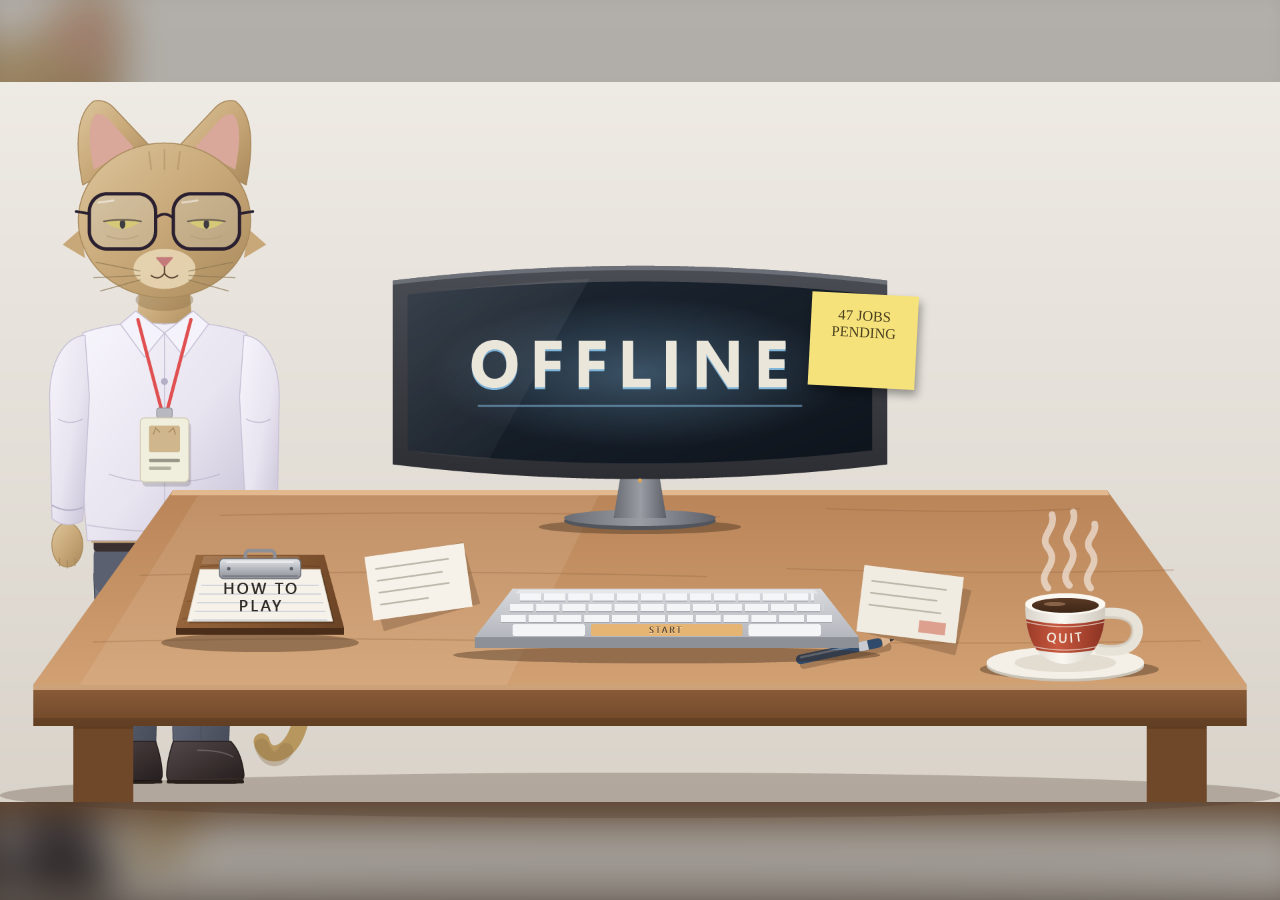
<file: index.html>
<!doctype html>
<html lang="en">
<head>
<meta charset="utf-8">
<meta name="viewport" content="width=device-width, initial-scale=1, maximum-scale=1">
<title>OFFLINE</title>
<link rel="icon" type="image/png" href="game/img/icon.png">
<link rel="stylesheet" href="assets/printer/css/styles.css">
<link rel="stylesheet" href="assets/office/css/debug.css">
<link rel="stylesheet" href="assets/office/css/credits.css">
<link rel="stylesheet" href="game/css/game.css">
<link rel="stylesheet" href="game/css/ui.css">
</head>
<body>
<div id="plugmsg"></div>

<!-- DANN's debug controller. Hidden in the shipped game (add ?debug to the URL to show it). The printer scripts look these ids up. -->
<div id="debug">
  <button id="debug-tab" aria-controls="debug-panel" aria-expanded="false" aria-label="Open debug controller">&lsaquo;</button>
  <aside id="debug-panel">
    <h2>Debug controller</h2>
    <p id="info">The office</p>
    <h3>Camera</h3>
    <div class="grid">
      <button data-view="office" class="on">Office</button>
      <button data-view="front">Printer front</button>
      <button data-view="three">Printer 3/4</button>
      <button data-view="display">Display</button>
      <button data-view="ink">Ink display</button>
      <button data-view="vent">Ventilation</button>
    </div>
    <h3>Game states</h3>
    <div class="list">
      <button data-view="s1">1 Paper jam</button>
      <button data-view="s2">2 Ink low</button>
      <button data-view="s3">3 Offline</button>
      <button data-view="s4">4 Overheating</button>
      <button data-view="s5">5 Plug</button>
    </div>
    <h3>Paper tray</h3>
    <label class="field">Paper count (0-20)
      <input id="paper-count" type="number" min="0" max="20" step="1" value="20">
    </label>
    <h3>Ink levels (%)</h3>
    <div class="grid">
      <label class="field">BK <input class="ink-level" type="number" min="0" max="100" step="1" value="85"></label>
      <label class="field">Y <input class="ink-level" type="number" min="0" max="100" step="1" value="70"></label>
      <label class="field">M <input class="ink-level" type="number" min="0" max="100" step="1" value="55"></label>
      <label class="field">C <input class="ink-level" type="number" min="0" max="100" step="1" value="90"></label>
    </div>
    <h3>Sound effects</h3>
    <div class="list">
      <button data-sound="warning">Warning</button>
      <button id="sound-ink">Ink warning: off</button>
      <button data-sound="complete">Completed</button>
      <button data-sound="trayOpen">Paper tray opening</button>
      <button data-sound="trayClose">Paper tray closing</button>
      <button data-sound="unplug">Plug pulled out</button>
      <button data-sound="plugIn">Plug put back in</button>
      <button data-sound="plugDrop">Plug dropped</button>
      <button id="sound-print">Print: off</button>
      <button id="sound-jam">Paper jam: off</button>
      <button id="sound-overheat">Overheat: off</button>
      <button id="sound-offline">Offline: off</button>
      <label class="field">Volume <input id="sound-volume" type="range" min="0" max="1" step="0.05" value="0.6"></label>
    </div>
    <h3>Toggles</h3>
    <div class="list">
      <button id="spin">Auto-rotate: off</button>
      <button id="cass">Cassettes: 2</button>
    </div>
    <p class="hint">Drag to rotate, scroll to zoom, right-drag to pan. Esc closes this panel.</p>
  </aside>
</div>

<!-- ============ game UI (above the 3D canvas) ============ -->
<div id="game-ui" class="layer" hidden>
  <div id="hud">
    <button id="btn-menu" class="chip btn" title="Menu (Esc)">&#9776; MENU</button>
    <div class="chip" id="chip-score"><small>SCORE</small><b id="score">0</b></div>
    <div class="chip" id="chip-queue"><small>QUEUE</small><b id="queue">47</b></div>
    <div class="chip" id="chip-time"><small>TIME</small><b id="timer">--</b></div>
  </div>
  <button id="btn-back" class="chip btn" hidden>&larr; BACK</button>
  <div id="riddle" hidden></div>
  <div id="coworker" title="Click the coworker"><canvas id="cw" width="512" height="512"></canvas><div id="bubble" hidden></div></div>
  <div id="hands"></div>
  <div id="toasts"></div>
  <div id="flash"></div>
</div>

<div id="pause" class="layer" hidden>
  <div class="card">
    <h1>PAUSED</h1>
    <button id="p-resume" class="big">RESUME</button>
    <button id="p-zoomout" class="big">ZOOM OUT</button>
    <button id="p-mute" class="big">SOUND: ON</button>
    <button id="p-restart" class="big">RESTART GAME</button>
    <button id="p-menu" class="big">MAIN MENU</button>
  </div>
</div>

<div id="end" class="layer" hidden>
  <div id="page-view" hidden><div class="sheet"></div><p>&hellip; perfect.</p></div>
  <div id="rating" hidden>
    <h1>EFFICIENCY RATING</h1>
    <div class="big-num" id="rating-num">0</div>
    <p id="rating-detail"></p>
    <p class="small" id="rating-close"></p>
  </div>
</div>
<div id="black" class="layer" hidden></div>

<!-- ============ main menu (art by the team; scaled and centered by game/js/fit.js) ============ -->
<div id="menu" class="layer">
  <div id="stage">
    <div id="queue-note">47 JOBS PENDING</div>
    <button id="obj-howto" class="obj" aria-label="How to play"><img src="game/img/menu-howto.png" alt="How to play"></button>
    <button id="obj-start" class="obj" aria-label="Start"><img src="game/img/menu-start.png" alt="Start"></button>
    <button id="obj-quit" class="obj" aria-label="Quit"><img src="game/img/menu-quit.png" alt="Quit"></button>
    <div id="howto-card" hidden><img src="game/img/howto-card.png" alt="The printer is broken. Fix it."></div>
  </div>
</div>

<!-- GamePix SDK (pause / resume). The game works without it; every use is guarded. -->
<script src="https://integration.gamepix.com/sdk/v3/gamepix.sdk.js"></script>
<script src="game/js/boot.js"></script>

<!-- three.js r128, vendored so the build runs offline / inside the GamePix iframe -->
<script src="lib/three.min.js"></script>
<script src="lib/OrbitControls.js"></script>

<!-- The printer (DANN). ORDER MATTERS. ui/picking.js is replaced by game/js/picking.js -->
<script src="assets/printer/js/config.js"></script>
<script src="assets/printer/js/materials.js"></script>
<script src="assets/printer/js/scene.js"></script>
<script src="assets/printer/js/helpers.js"></script>
<script src="assets/printer/js/parts/casters.js"></script>
<script src="assets/printer/js/parts/cassettes.js"></script>
<script src="assets/printer/js/parts/body.js"></script>
<script src="assets/printer/js/parts/output-tray.js"></script>
<script src="assets/printer/js/parts/scanner.js"></script>
<script src="assets/printer/js/parts/display.js"></script>
<script src="assets/printer/js/parts/wifi-screen.js"></script>
<script src="assets/printer/js/parts/power-button.js"></script>
<script src="assets/printer/js/parts/ink-panel.js"></script>
<script src="assets/printer/js/parts/vents.js"></script>
<script src="assets/printer/js/parts/power.js"></script>
<script src="assets/printer/js/anim/printing.js"></script>
<script src="assets/printer/js/anim/airflow.js"></script>
<script src="assets/printer/js/ui/views.js"></script>
<script src="assets/printer/js/ui/toast.js"></script>
<script src="assets/printer/js/ui/power-switch.js"></script>
<script src="assets/printer/js/ui/buttons.js"></script>

<!-- The office (DANN) -->
<script src="assets/office/js/config.js"></script>
<script src="assets/office/js/materials.js"></script>
<script src="assets/office/js/util.js"></script>
<script src="assets/office/js/room.js"></script>
<script src="assets/office/js/people/figure.js"></script>
<script src="assets/office/js/props/furniture.js"></script>
<script src="assets/office/js/props/decor.js"></script>
<script src="assets/office/js/layout.js"></script>
<script src="assets/office/js/people/walkers.js"></script>
<script src="assets/office/js/people/chatters.js"></script>
<script src="assets/office/js/main.js"></script>
<script src="assets/printer/js/main.js"></script>
<script src="assets/office/js/audio/engine.js"></script>
<script src="assets/office/js/audio/sounds.js"></script>
<script src="assets/office/js/audio/recordings.js"></script>
<script src="assets/office/js/audio/alerts.js"></script>
<script src="assets/office/js/audio/warnings.js"></script>
<script src="assets/office/js/audio/printing.js"></script>
<script src="assets/office/js/audio/overheat.js"></script>
<script src="assets/office/js/audio/index.js"></script>
<script src="assets/office/js/credits.js"></script>
<script src="assets/office/js/start.js"></script>
<script src="assets/office/js/debug/panel.js"></script>
<script src="assets/office/js/debug/controls.js"></script>

<!-- The game. ORDER MATTERS: each file builds on the ones above it. -->
<script src="game/js/fit.js"></script>
<script src="game/js/logic.js"></script>
<script src="game/js/hands-art.js"></script>
<script src="game/js/hands.js"></script>
<script src="game/js/coworker.js"></script>
<script src="game/js/picking.js"></script>
<script src="game/js/screen.js"></script>
<script src="game/js/pages.js"></script>
<script src="game/js/sfx.js"></script>
<script src="game/js/hud.js"></script>
<script src="game/js/fx.js"></script>
<script src="game/js/flow.js"></script>
<script src="game/js/zones.js"></script>
<script src="game/js/ending.js"></script>
<script src="game/js/session.js"></script>
</body>
</html>
</file>
<file: assets/printer/css/styles.css>
html, body {
  margin: 0;
  height: 100%;
  background: #eef0f3;
  font-family: Arial, Helvetica, sans-serif;
  overflow: hidden;
}

/* ---- heads-up display ---- */
#hud { position: fixed; left: 16px; top: 12px; color: #2b2e33; pointer-events: none; max-width: 60vw; }
#hud h1 { margin: 0; font-size: 18px; }
#hud p { margin: 4px 0 0; font-size: 13px; color: #5a5f68; }
#hud #info { margin-top: 10px; font-size: 14px; color: #003399; font-weight: 700; }

/* ---- buttons ---- */
button {
  font: inherit;
  font-size: 13px;
  padding: 7px 13px;
  border: 1px solid #b6bac2;
  border-radius: 6px;
  background: #fff;
  cursor: pointer;
  color: #2b2e33;
}
button:hover { background: #f1f3f6; }
button.on { background: #003399; color: #fff; border-color: #003399; }

#bar {
  position: fixed;
  left: 50%;
  bottom: 14px;
  transform: translateX(-50%);
  display: flex;
  flex-wrap: wrap;
  gap: 8px;
  justify-content: center;
  width: calc(100vw - 32px);
}
.sep { width: 1px; background: #c9cdd5; margin: 0 4px; }

#states { position: fixed; right: 16px; top: 12px; display: flex; flex-direction: column; gap: 6px; }
#states button { text-align: left; }

/* ---- toast ---- */
#plugmsg {
  position: fixed;
  left: 50%;
  top: 14px;
  transform: translateX(-50%);
  background: #003399;
  color: #fff;
  padding: 6px 14px;
  border-radius: 6px;
  font-size: 13px;
  display: none;
}
</file>
<file: assets/office/css/debug.css>
/* Debug controller: a panel that slides in from the right edge, with a small arrow tab that
   appears when the mouse nears the edge. Button styles (button, button.on) come from the printer's styles.css. */

#debug {
  --panel-w: min(260px, 80vw);
  position: fixed;
  top: 0;
  right: 0;
  height: 100%;
  width: 0;                 /* the wrapper takes no space; children are positioned against the right edge */
  z-index: 10;
  pointer-events: none;     /* never blocks orbiting the camera; only the tab and panel catch the mouse */
}

#debug-panel {
  position: absolute;
  top: 0;
  right: 0;
  width: var(--panel-w);
  height: 100%;
  box-sizing: border-box;
  padding: 14px 14px 20px;
  overflow-y: auto;
  background: rgba(255, 255, 255, 0.95);
  border-left: 1px solid #c9cdd5;
  box-shadow: -6px 0 20px rgba(20, 30, 50, 0.12);
  transform: translateX(105%);
  transition: transform 0.22s ease;
  pointer-events: auto;
  color: #2b2e33;
}
#debug.open #debug-panel { transform: none; }

#debug-panel h2 { margin: 0 0 4px; font-size: 16px; }
#debug-panel h3 {
  margin: 16px 0 6px;
  font-size: 11px;
  letter-spacing: 0.08em;
  text-transform: uppercase;
  color: #6b7079;
}
#debug-panel #info { margin: 0; font-size: 12px; line-height: 1.35; color: #003399; font-weight: 700; min-height: 2.7em; }
#debug-panel .grid { display: grid; grid-template-columns: 1fr 1fr; gap: 6px; }
#debug-panel .list { display: flex; flex-direction: column; gap: 6px; }
#debug-panel button { text-align: left; }
#debug-panel .field { display: flex; flex-direction: column; gap: 4px; font-size: 12px; color: #2b2e33; }
#debug-panel input[type="range"] { width: 100%; }
#debug-panel input[type="number"] {
  box-sizing: border-box;
  width: 100%;
  padding: 7px 8px;
  font: inherit;
  font-size: 14px;
  border: 1px solid #c9cdd5;
  border-radius: 6px;
}
#debug-panel .hint { margin: 18px 0 0; font-size: 11px; color: #7a7f88; line-height: 1.4; }

#debug-tab {
  position: absolute;
  top: 50%;
  right: 0;
  width: 26px;
  height: 64px;
  padding: 0;
  font-size: 26px;
  line-height: 1;
  text-align: center;
  border-radius: 8px 0 0 8px;
  border-right: none;
  background: rgba(255, 255, 255, 0.95);
  box-shadow: -2px 0 10px rgba(20, 30, 50, 0.15);
  opacity: 0;
  transform: translate(100%, -50%);
  transition: opacity 0.18s ease, transform 0.18s ease, right 0.22s ease;
  pointer-events: none;
}
#debug.near #debug-tab,
#debug.open #debug-tab,
#debug-tab:focus-visible {
  opacity: 1;
  transform: translate(0, -50%);
  pointer-events: auto;
}
#debug.open #debug-tab { right: var(--panel-w); }

/* Touch screens have no hover, so keep the arrow visible there. */
@media (hover: none) {
  #debug-tab { opacity: 1; transform: translate(0, -50%); pointer-events: auto; }
}
</file>
<file: assets/office/css/credits.css>
/* Blackout + credits: a black screen that fades in, with the credits rolling up from the bottom. */

#blackout {
  position: fixed;
  inset: 0;
  z-index: 30;
  background: #000;
  opacity: 0;
  pointer-events: none;
  overflow: hidden;
  transition: opacity 0.7s ease;
  color: #fff;
  font-family: Arial, Helvetica, sans-serif;
  text-align: center;
}
#blackout.on { opacity: 1; pointer-events: auto; }

#blackout .roll {
  position: absolute;
  left: 0;
  right: 0;
  top: 100%;                      /* starts just below the screen */
  display: none;
}
#blackout.credits .roll {
  display: block;
  animation: credits-roll 22s linear forwards;
}
@keyframes credits-roll {
  to { transform: translateY(calc(-100% - 100vh)); }
}

#blackout .title { font-size: 44px; font-weight: 900; letter-spacing: 0.08em; }
#blackout .role { font-size: 20px; color: #9aa0a8; margin: 18px 0 8px; }
#blackout .name { font-size: 30px; font-weight: 700; margin: 8px 0; }
#blackout .small { font-size: 15px; color: #6b7079; margin-top: 8px; }
#blackout .gap { height: 70px; }

#blackout .taunt {
  position: absolute;
  right: 6vw;
  top: 50%;
  transform: translateY(-50%) rotate(-12deg);
  color: #d10000;
  font-family: Creepster, Chiller, 'Nosifer', 'Ravie', Impact, fantasy;
  font-size: 40px;
  letter-spacing: 0.06em;
  text-shadow: 0 0 8px #ff0000, 0 0 22px #7a0000, 2px 3px 0 #000;
  opacity: 0;
  pointer-events: none;
  transition: opacity 0.25s ease;
}
#blackout .taunt.show { opacity: 1; }

#blackout button {
  position: absolute;
  left: 50%;
  bottom: 28px;
  transform: translateX(-50%);
  opacity: 0;
  pointer-events: none;
  transition: opacity 0.5s ease;
}
#blackout.done button { opacity: 0.85; pointer-events: auto; }
</file>
<file: game/css/game.css>
/* Base layout: the 3D canvas always fills the window; the menu stage is scaled to fit and centered. */
html, body { margin: 0; width: 100%; height: 100%; overflow: hidden; background: #14181f; user-select: none; -webkit-user-select: none; }
body > canvas { position: fixed; left: 0; top: 0; width: 100vw !important; height: 100vh !important; display: block; touch-action: none; outline: none; }

/* DANN's debug controller stays in the DOM (scripts need it) but is hidden unless the URL has ?debug */
#debug, #plugmsg { display: none !important; }
body.debug #debug { display: block !important; }

.layer { position: fixed; inset: 0; }
[hidden] { display: none !important; }

/* ---------- main menu ---------- */
#menu { z-index: 30; background: #20140e; transition: opacity .7s ease; overflow: hidden; }
#menu::before { content: ""; position: absolute; inset: -40px; background: url(../img/menu-bg.png) center / cover; filter: blur(22px) brightness(.75); }
#menu.leaving { opacity: 0; pointer-events: none; }
#stage { position: absolute; left: 50%; top: 50%; width: 1920px; height: 1104px; transform-origin: 50% 50%;
  background: url(../img/menu-bg.png) 0 0 / 1920px 1104px no-repeat; transition: transform 1.1s cubic-bezier(.6, 0, .3, 1); }
#stage .obj { position: absolute; border: 0; padding: 0; background: none; cursor: pointer; transition: transform .15s ease, filter .15s ease; }
#stage .obj img { display: block; width: 100%; height: auto; pointer-events: none; }
#stage .obj:hover, #stage .obj:focus-visible { transform: translateY(-6px) scale(1.04); filter: drop-shadow(0 14px 10px rgba(0, 0, 0, .45)) brightness(1.08); outline: none; }
#stage .obj:active { transform: translateY(2px) scale(.98); }
#obj-start { left: 680px; top: 760px; width: 640px; }
#obj-howto { left: 242px; top: 700px; width: 296px; }
#obj-quit { left: 1470px; top: 640px; width: 268px; }
#queue-note { position: absolute; left: 1215px; top: 318px; width: 160px; height: 140px; transform: rotate(3deg); background: #f6e27a; color: #4a4020;
  font: 22px/1.15 "Comic Sans MS", "Segoe Print", cursive; padding: 20px 14px; box-sizing: border-box; box-shadow: 4px 8px 12px rgba(0, 0, 0, .35); text-align: center; pointer-events: none; }
#howto-card { position: absolute; inset: 0; display: grid; place-items: center; background: rgba(0, 0, 0, .55); cursor: pointer; z-index: 5; }
#howto-card img { width: 804px; max-width: 90%; filter: drop-shadow(0 20px 30px rgba(0, 0, 0, .6)); }
#stage.zoom { transform-origin: 1000px 330px; }
</file>
<file: game/css/ui.css>
/* In-game UI: HUD, coworker, hands, toasts, pause menu, ending. */
:root { --ink: #2b2e33; --paper: #f4f0e5; --line: #c9c3b3; --blue: #5f8aa6; --red: #d9473a; --green: #4fd17a; --amber: #e0a030; }
#game-ui { z-index: 20; pointer-events: none; font-family: "Trebuchet MS", Arial, sans-serif; }
#game-ui > * { pointer-events: auto; }

#hud { position: absolute; left: 0; right: 0; top: 0; display: flex; gap: 10px; padding: 12px 14px; align-items: flex-start; pointer-events: none; }
#hud > * { pointer-events: auto; }
.chip { background: rgba(244, 240, 229, .94); color: var(--ink); border: 2px solid var(--line); border-radius: 12px; padding: 6px 14px; min-width: 76px;
  display: flex; flex-direction: column; align-items: center; box-shadow: 0 3px 10px rgba(0, 0, 0, .25); font: 700 14px/1.1 "Trebuchet MS", Arial, sans-serif; }
.chip small { font-size: 10px; letter-spacing: .16em; opacity: .6; }
.chip b { font-size: 24px; font-variant-numeric: tabular-nums; }
.chip.btn { flex-direction: row; gap: 6px; min-width: 0; cursor: pointer; padding: 10px 16px; margin-right: auto; }
.chip.btn:hover { background: #fff; }
#btn-back { position: absolute; left: 14px; top: 64px; }
#chip-time.warn { background: var(--red); color: #fff; border-color: #8c241b; animation: pulse .5s infinite alternate; }
#chip-score.bump { animation: bump .45s; } #chip-score.loss { animation: loss .55s; }
#chip-queue.bump { animation: bump .6s; }
@keyframes pulse { to { transform: scale(1.08); } }
@keyframes bump { 40% { transform: scale(1.18); background: #dff7e4; } }
@keyframes loss { 30% { transform: translateX(-6px); background: #fbd9d4; } 60% { transform: translateX(6px); } }
#hud .chip:nth-child(2) { margin-left: auto; }

#riddle { position: absolute; top: 116px; left: 14px; max-width: min(38vw, 380px); padding: 14px 20px; border-radius: 14px; text-align: left;
  background: rgba(20, 24, 31, .9); color: var(--paper); font: italic 21px/1.3 Georgia, serif; box-shadow: 0 10px 30px rgba(0, 0, 0, .4); pointer-events: none; animation: fadein .6s; }
@keyframes fadein { from { opacity: 0; transform: translateY(-10px); } }

#coworker { position: absolute; left: 10px; bottom: 0; width: min(22vw, 300px); aspect-ratio: 1; cursor: pointer; }
#cw { width: 100%; height: 100%; display: block; filter: drop-shadow(0 6px 10px rgba(0, 0, 0, .4)); transition: transform .2s; }
#coworker:hover #cw { transform: translateY(-4px); }
#bubble { position: absolute; left: 70%; bottom: 62%; width: max-content; max-width: 280px; background: #fffdf5; color: var(--ink); border: 2px solid var(--line); border-radius: 14px;
  padding: 10px 14px; font: italic 16px/1.3 Georgia, serif; box-shadow: 0 6px 16px rgba(0, 0, 0, .3); animation: fadein .3s; }
#bubble.hint { border-color: var(--amber); }

#hands { position: absolute; left: 50%; bottom: -26px; width: min(56vw, 700px); transform: translateX(-50%); pointer-events: none; transition: transform .25s; }
#hands svg { width: 100%; height: auto; display: block; }
#hands.low { transform: translate(-50%, 80%); }

#toasts { position: absolute; top: 84px; right: 14px; display: flex; flex-direction: column; gap: 8px; align-items: flex-end; pointer-events: none; }
.toast { max-width: 340px; background: rgba(244, 240, 229, .96); color: var(--ink); border-left: 6px solid var(--blue); border-radius: 8px; padding: 9px 14px;
  font: 600 15px/1.3 "Trebuchet MS", Arial, sans-serif; box-shadow: 0 4px 14px rgba(0, 0, 0, .3); animation: slidein .25s; }
.toast.bad { border-color: var(--red); } .toast.good { border-color: var(--green); } .toast.warn { border-color: var(--amber); }
@keyframes slidein { from { opacity: 0; transform: translateX(30px); } }

#tip { position: fixed; left: 0; top: 0; z-index: 25; pointer-events: none; white-space: nowrap; background: rgba(20, 24, 31, .9); color: var(--paper);
  font: 600 14px/1 "Trebuchet MS", Arial, sans-serif; padding: 7px 11px; border-radius: 8px; box-shadow: 0 4px 12px rgba(0, 0, 0, .35); }
#flash { position: absolute; inset: 0; background: radial-gradient(transparent 38%, rgba(217, 71, 58, .6)); opacity: 0; transition: opacity .3s; pointer-events: none; }
#flash.on { opacity: 1; transition: none; }

#pause { z-index: 40; background: rgba(10, 12, 16, .72); display: grid; place-items: center; }
#pause .card { width: min(88vw, 360px); background: var(--paper); border: 3px solid var(--line); border-radius: 18px; padding: 22px; display: grid; gap: 10px; box-shadow: 0 20px 50px rgba(0, 0, 0, .6); }
#pause h1 { margin: 0 0 6px; text-align: center; letter-spacing: .3em; color: var(--ink); font: 800 26px "Trebuchet MS", Arial, sans-serif; }
.big { font: 700 17px "Trebuchet MS", Arial, sans-serif; padding: 12px; border-radius: 10px; border: 2px solid #8d8776; background: #fff; color: var(--ink); cursor: pointer; }
.big:hover { background: #ffe9a8; }

#end { z-index: 35; pointer-events: none; display: grid; place-items: center; }
#end > * { pointer-events: auto; }
#page-view { text-align: center; color: #fff; animation: fadein .6s; }
#page-view .sheet { width: min(60vw, 340px); aspect-ratio: 210 / 297; background: #fff; margin: 0 auto 14px; box-shadow: 0 20px 50px rgba(0, 0, 0, .6); transform: rotate(-2deg); }
#page-view p { font: italic 34px Georgia, serif; margin: 0; text-shadow: 0 2px 8px #000; }
#rating { background: rgba(20, 24, 31, .93); color: var(--paper); padding: 30px 46px; border-radius: 18px; text-align: center; animation: fadein .6s; box-shadow: 0 20px 60px #000; }
#rating h1 { margin: 0; letter-spacing: .24em; font: 800 22px "Trebuchet MS", Arial, sans-serif; }
#rating .big-num { font: 800 72px "Trebuchet MS", Arial, sans-serif; color: var(--amber); margin: 10px 0; }
#rating p { margin: 4px 0; font-size: 18px; } #rating .small { opacity: .6; font-size: 14px; }
#black { z-index: 60; background: #000; }
#menu-quit-msg { position: absolute; inset: 0; display: grid; place-items: center; color: #aaa; font: 22px Georgia, serif; }
</file>
